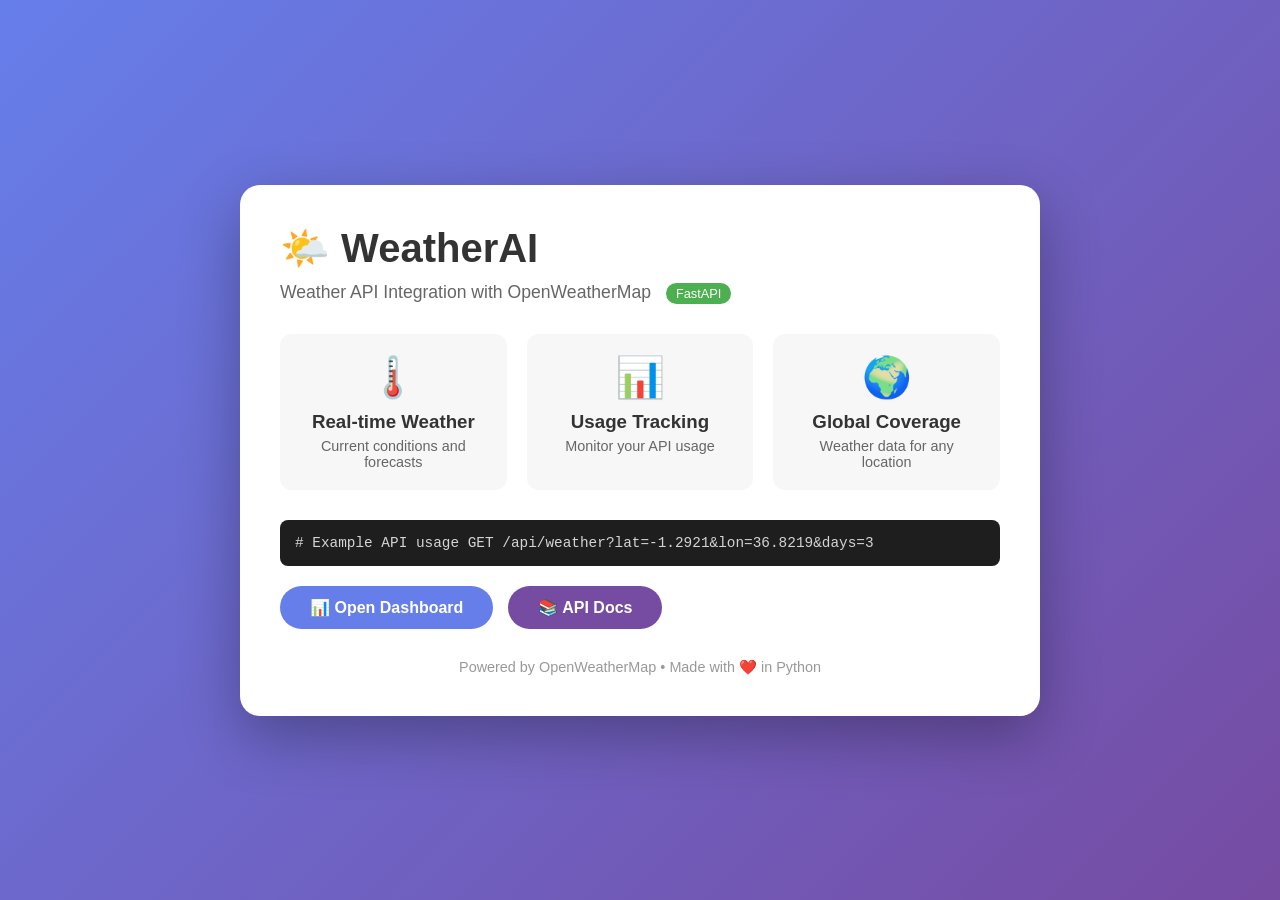
<file: app/templates/index.html>
<!doctype html>
<html lang="en">
  <head>
    <meta charset="UTF-8" />
    <meta name="viewport" content="width=device-width, initial-scale=1.0" />
    <title>WeatherAI Integration</title>
    <link rel="stylesheet" href="/static/styles/style.css">
  </head>
  <body>
    <div class="container">
      <h1>🌤️ WeatherAI</h1>
      <p class="subtitle">
        Weather API Integration with OpenWeatherMap
        <span class="badge">FastAPI</span>
      </p>

      <div class="features">
        <div class="feature-card">
          <div class="emoji">🌡️</div>
          <h3>Real-time Weather</h3>
          <p>Current conditions and forecasts</p>
        </div>
        <div class="feature-card">
          <div class="emoji">📊</div>
          <h3>Usage Tracking</h3>
          <p>Monitor your API usage</p>
        </div>
        <div class="feature-card">
          <div class="emoji">🌍</div>
          <h3>Global Coverage</h3>
          <p>Weather data for any location</p>
        </div>
      </div>

      <div class="code-block">
        # Example API usage GET /api/weather?lat=-1.2921&lon=36.8219&days=3
      </div>

      <div class="button-group">
        <a href="/dashboard" class="btn">📊 Open Dashboard</a>
        <a href="/docs" class="btn btn-secondary">📚 API Docs</a>
      </div>

      <div class="footer">
        <p>Powered by OpenWeatherMap • Made with ❤️ in Python</p>
      </div>
    </div>
  </body>
</html>
</file>
<file: static/styles/style.css>
* {
  margin: 0;
  padding: 0;
  box-sizing: border-box;
}
body {
  font-family:
    -apple-system, BlinkMacSystemFont, "Segoe UI", Roboto, sans-serif;
  background: linear-gradient(135deg, #667eea 0%, #764ba2 100%);
  min-height: 100vh;
  display: flex;
  justify-content: center;
  align-items: center;
  padding: 20px;
}
.container {
  background: white;
  border-radius: 20px;
  padding: 40px;
  max-width: 800px;
  width: 100%;
  box-shadow: 0 20px 60px rgba(0, 0, 0, 0.3);
}
h1 {
  color: #333;
  margin-bottom: 10px;
  font-size: 2.5rem;
}
.subtitle {
  color: #666;
  margin-bottom: 30px;
  font-size: 1.1rem;
}
.badge {
  display: inline-block;
  background: #4caf50;
  color: white;
  padding: 3px 10px;
  border-radius: 20px;
  font-size: 0.8rem;
  margin-left: 10px;
}
.features {
  display: grid;
  grid-template-columns: repeat(auto-fit, minmax(200px, 1fr));
  gap: 20px;
  margin: 30px 0;
}
.feature-card {
  background: #f7f7f7;
  padding: 20px;
  border-radius: 12px;
  text-align: center;
  transition: transform 0.3s;
}
.feature-card:hover {
  transform: translateY(-5px);
}
.feature-card .emoji {
  font-size: 2.5rem;
  margin-bottom: 10px;
}
.feature-card h3 {
  color: #333;
  margin-bottom: 5px;
}
.feature-card p {
  color: #666;
  font-size: 0.9rem;
}
.btn {
  display: inline-block;
  background: #667eea;
  color: white;
  padding: 12px 30px;
  border-radius: 30px;
  text-decoration: none;
  font-weight: 600;
  transition: background 0.3s;
  border: none;
  cursor: pointer;
  font-size: 1rem;
}
.btn:hover {
  background: #5563c1;
}
.btn-secondary {
  background: #764ba2;
}
.btn-secondary:hover {
  background: #5d3a7d;
}
.button-group {
  display: flex;
  gap: 15px;
  flex-wrap: wrap;
  margin-top: 20px;
}
.footer {
  margin-top: 30px;
  text-align: center;
  color: #999;
  font-size: 0.9rem;
}
.code-block {
  background: #1e1e1e;
  color: #d4d4d4;
  padding: 15px;
  border-radius: 8px;
  margin: 20px 0;
  font-family: "Courier New", monospace;
  font-size: 0.9rem;
  overflow-x: auto;
}
</file>
